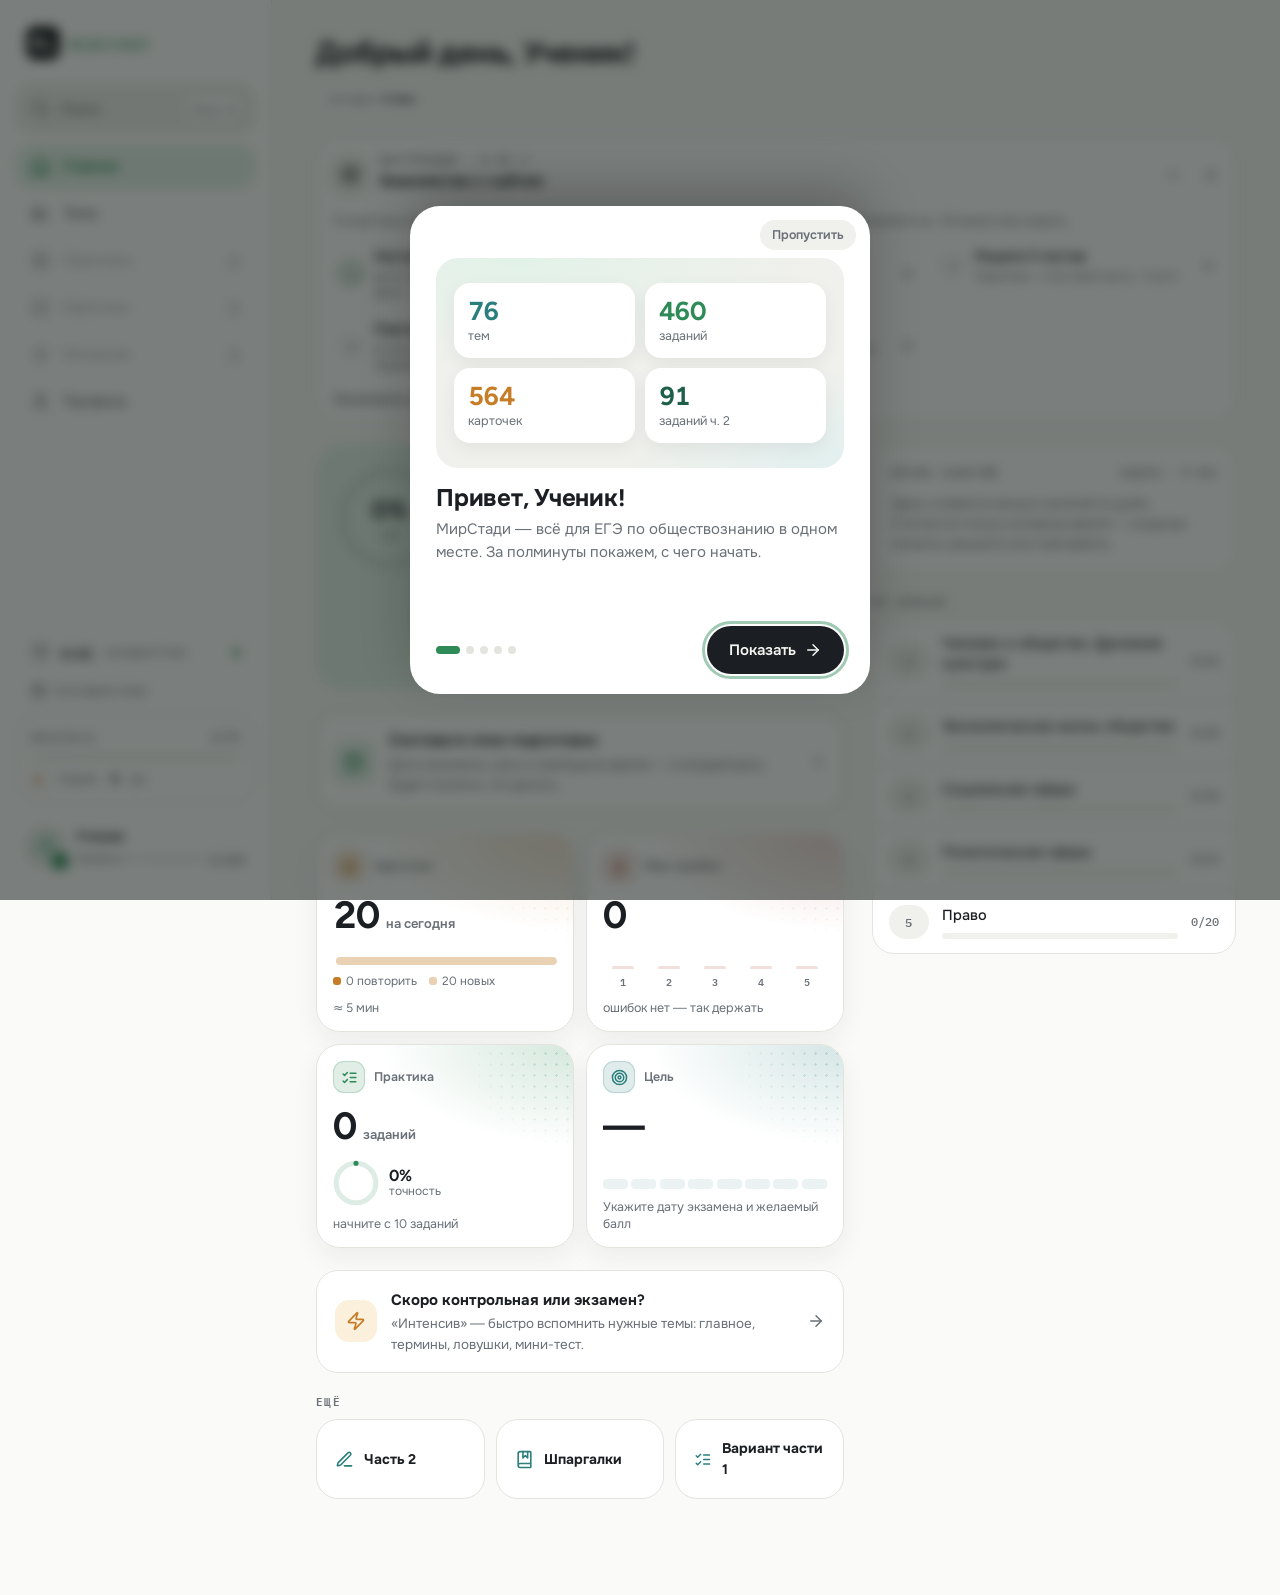
<file: index.html>
<!doctype html>
<html lang="ru" data-theme="light">
  <head>
    <meta charset="utf-8" />
    <meta name="copyright" content="© 2026 МирСтади. Все права защищены." />
    <meta name="robots" content="noai, noimageai" />
    <meta name="viewport" content="width=device-width, initial-scale=1, viewport-fit=cover" />
    <meta name="theme-color" content="#FAFAF8" />
    <meta name="description" content="МирСтади — подготовка к ЕГЭ по обществознанию: полные уроки по кодификатору 2026, тесты с автопроверкой, карточки с интервальным повторением, вторая часть с критериями." />
    <link rel="icon" href="./favicon.svg" type="image/svg+xml" />
    <link rel="manifest" href="./manifest.webmanifest" />
    <link rel="apple-touch-icon" href="./icons/apple-touch-icon.png" />
    <meta name="apple-mobile-web-app-capable" content="yes" />
    <meta name="mobile-web-app-capable" content="yes" />
    <meta name="apple-mobile-web-app-title" content="МирСтади" />
    <meta name="apple-mobile-web-app-status-bar-style" content="default" />
    <title>МирСтади · Обществознание ЕГЭ</title>
    <script>
      // Открыто как мини-приложение Telegram? Тогда подключаем его официальный скрипт (лежит рядом,
      // без обращения к telegram.org) — до запуска приложения, чтобы данные Telegram были готовы сразу.
      (function () {
        var tg = false;
        try {
          tg = /tgWebApp/.test(location.hash + location.search) ||
            !!sessionStorage.getItem("__telegram__initParams") || !!window.TelegramWebviewProxy;
        } catch (e) {}
        if (tg) document.write('<script src="./tg-web-app.js"><\/script>');
      })();
    </script>
    <script>
      // тема до загрузки приложения — чтобы не было «вспышки» светлого фона
      try {
        var t = localStorage.getItem("ms:theme") || "auto";
        var tgs = window.Telegram && window.Telegram.WebApp && window.Telegram.WebApp.initData && window.Telegram.WebApp.colorScheme;
        var dark = t === "dark" || (t === "auto" && (tgs ? tgs === "dark" : window.matchMedia("(prefers-color-scheme: dark)").matches));
        document.documentElement.setAttribute("data-theme", dark ? "dark" : "light");
      } catch (e) {}
    </script>
    <script type="module" crossorigin src="./assets/index-Cwl75JVn.js"></script>
    <link rel="stylesheet" crossorigin href="./assets/index-DJo88dWh.css">
  </head>
  <body>
    <div id="root"></div>
  </body>
</html>
</file>
